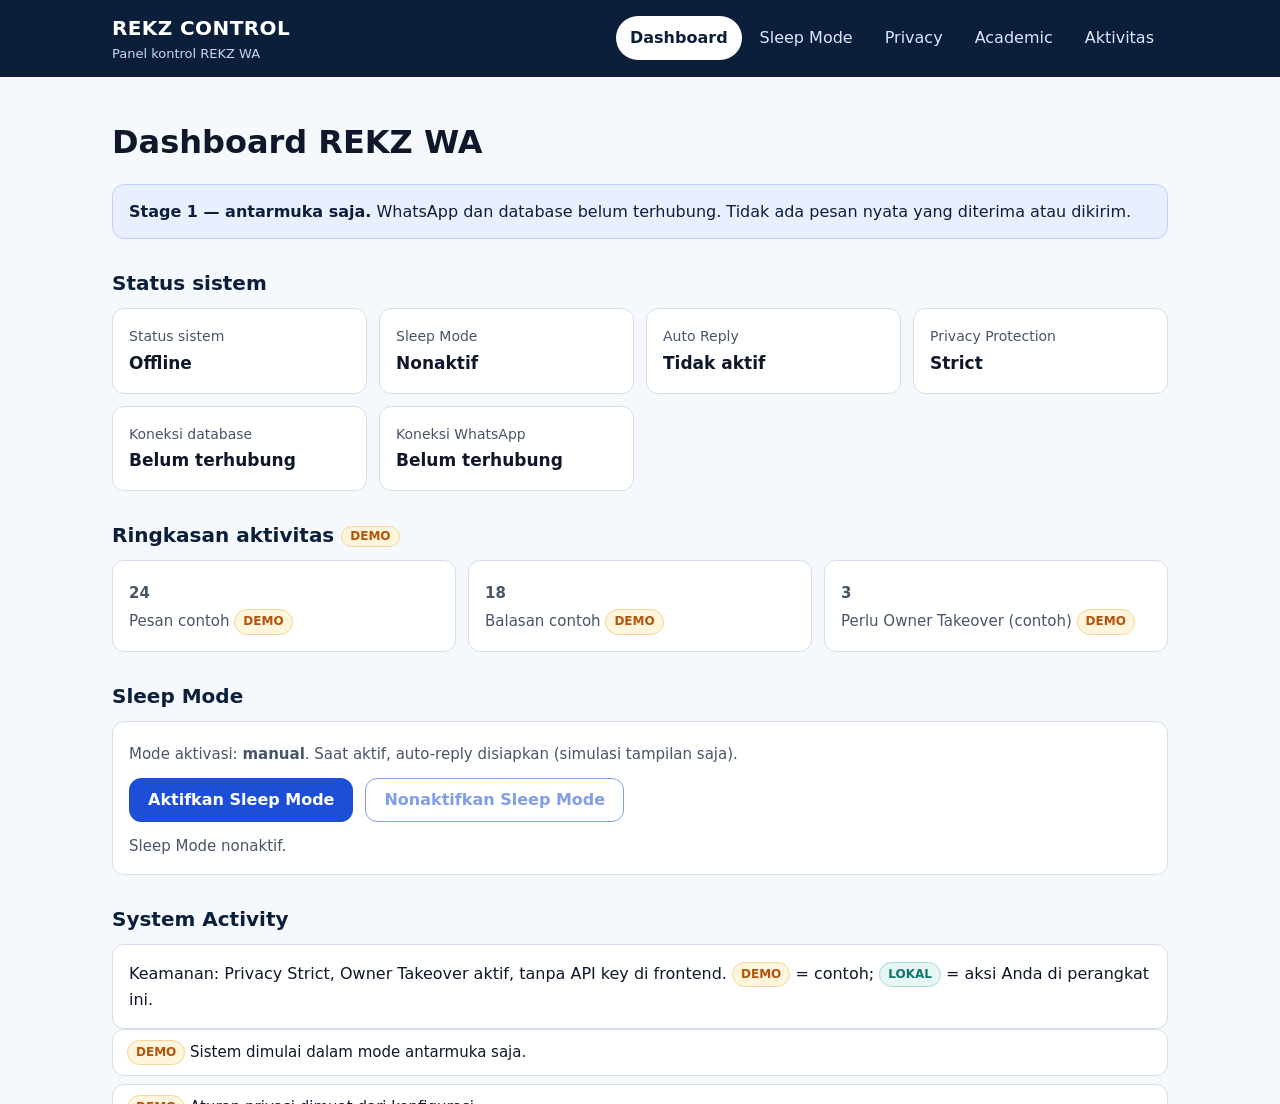
<file: index.html>
<!doctype html><html lang="id"><head><meta charset="utf-8"><meta name="viewport" content="width=device-width,initial-scale=1"><meta http-equiv="refresh" content="0;url=frontend/dashboard.html"><title>REKZ CONTROL</title></head><body><p><a href="frontend/dashboard.html">Buka REKZ CONTROL</a></p></body></html>
</file>
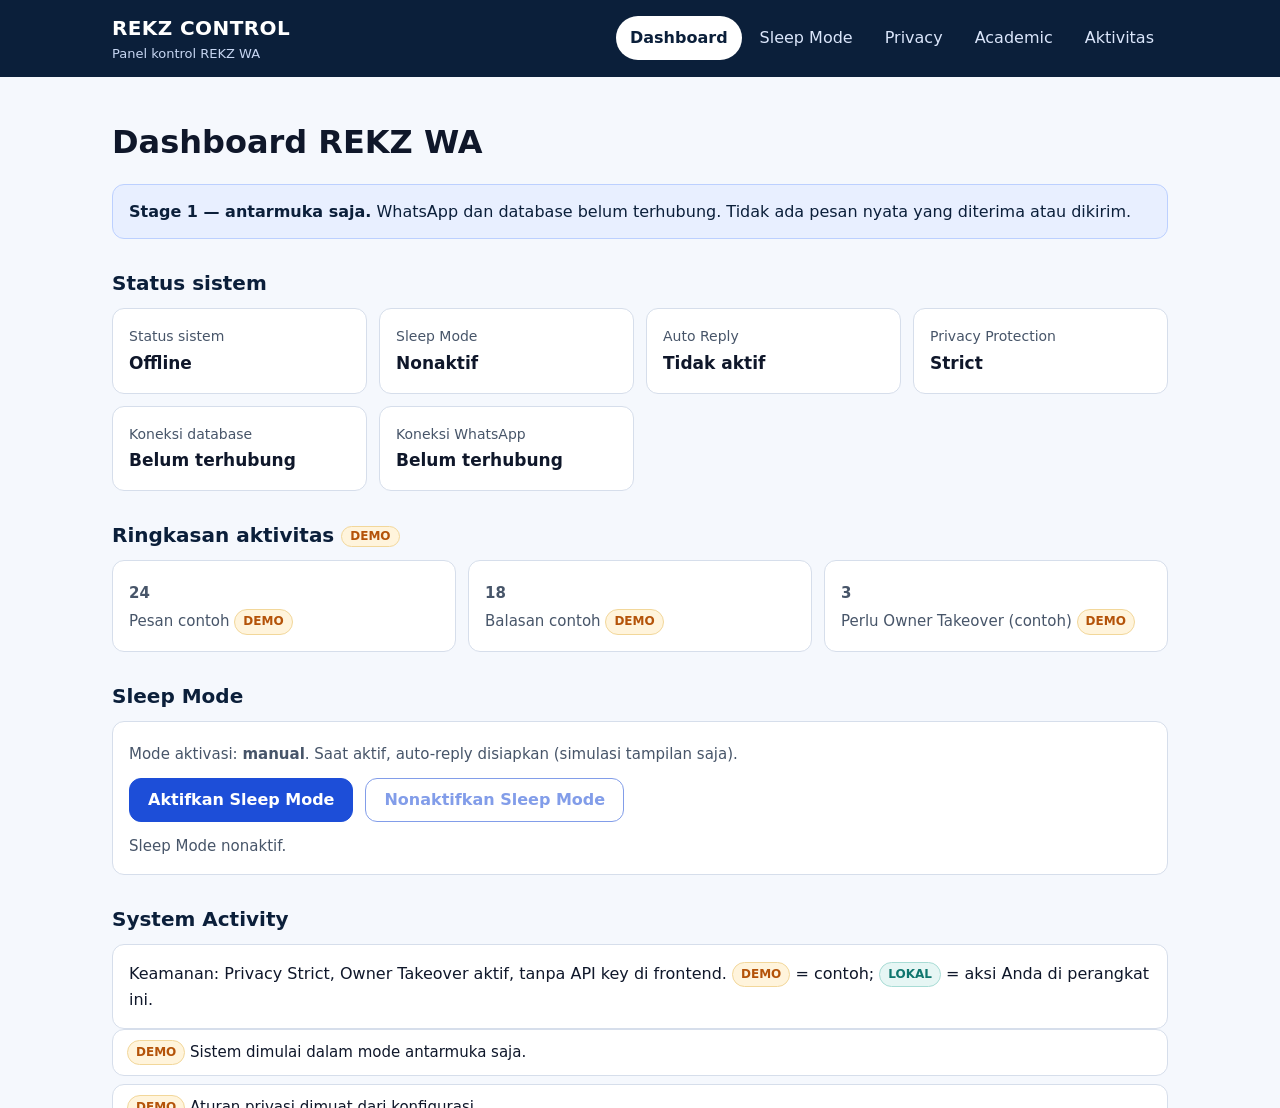
<file: frontend/index.html>
<!doctype html><html lang="id"><head><meta charset="utf-8"><meta name="viewport" content="width=device-width,initial-scale=1"><meta http-equiv="refresh" content="0;url=dashboard.html"><title>REKZ CONTROL</title></head><body><p><a href="dashboard.html">Buka REKZ CONTROL</a></p></body></html>
</file>
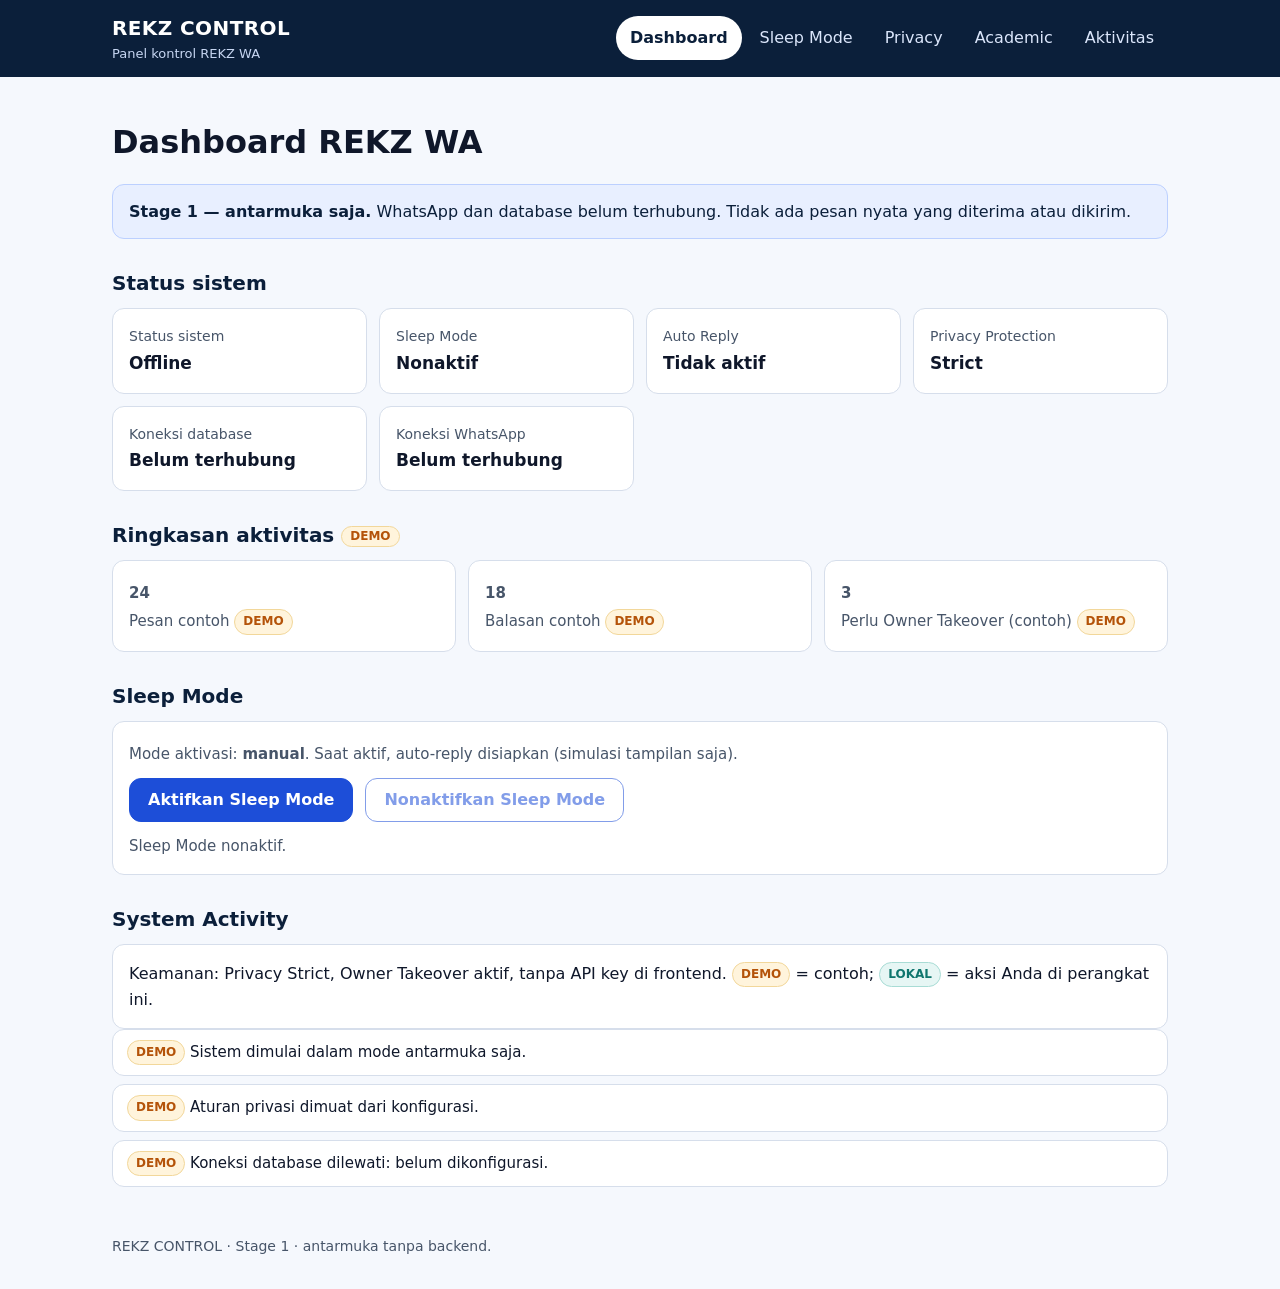
<file: frontend/dashboard.html>
<!doctype html><html lang="id"><head><meta charset="utf-8"><meta name="viewport" content="width=device-width,initial-scale=1,viewport-fit=cover"><meta name="theme-color" content="#0b1f3a"><meta name="description" content="REKZ CONTROL: panel kontrol Rekz (Stage 1, antarmuka saja)."><title>Dashboard · REKZ CONTROL</title><link rel="stylesheet" href="css/style.css"></head><body><header class="site-header"><div class="bar"><p class="brand">REKZ CONTROL<small>Panel kontrol REKZ WA</small></p><nav aria-label="Utama"><ul><li><a href="dashboard.html">Dashboard</a></li><li><a href="dashboard.html#sleep">Sleep Mode</a></li><li><a href="settings.html#privacy">Privacy</a></li><li><a href="settings.html#academic">Academic</a></li><li><a href="dashboard.html#activity">Aktivitas</a></li></ul></nav></div></header><main>
<h1>Dashboard REKZ WA</h1>
<p class="banner"><strong>Stage 1 — antarmuka saja.</strong> WhatsApp dan database belum terhubung. Tidak ada pesan nyata yang diterima atau dikirim.</p>
<section aria-labelledby="h-status"><h2 id="h-status">Status sistem</h2>
<div class="grid">
<dl class="card"><dt>Status sistem</dt><dd id="st-system">Offline</dd></dl>
<dl class="card"><dt>Sleep Mode</dt><dd id="st-sleep">Nonaktif</dd></dl>
<dl class="card"><dt>Auto Reply</dt><dd id="st-auto">Tidak aktif</dd></dl>
<dl class="card"><dt>Privacy Protection</dt><dd id="st-privacy">Strict</dd></dl>
<dl class="card"><dt>Koneksi database</dt><dd>Belum terhubung</dd></dl>
<dl class="card"><dt>Koneksi WhatsApp</dt><dd>Belum terhubung</dd></dl>
</div></section>
<section aria-labelledby="h-sum"><h2 id="h-sum">Ringkasan aktivitas <span class="badge">DEMO</span></h2>
<div class="grid">
<div class="card"><p class="num">24</p><p>Pesan contoh <span class="badge">DEMO</span></p></div>
<div class="card"><p class="num">18</p><p>Balasan contoh <span class="badge">DEMO</span></p></div>
<div class="card"><p class="num">3</p><p>Perlu Owner Takeover (contoh) <span class="badge">DEMO</span></p></div>
</div></section>
<section id="sleep" aria-labelledby="h-sleep"><h2 id="h-sleep">Sleep Mode</h2>
<div class="card"><p>Mode aktivasi: <strong>manual</strong>. Saat aktif, auto-reply disiapkan (simulasi tampilan saja).</p>
<div class="btns"><button type="button" id="btn-on">Aktifkan Sleep Mode</button><button type="button" id="btn-off" class="secondary">Nonaktifkan Sleep Mode</button></div>
<p id="sleep-status" role="status" aria-live="polite"></p></div></section>
<section id="activity" aria-labelledby="h-act"><h2 id="h-act">System Activity</h2>
<p class="card">Keamanan: Privacy Strict, Owner Takeover aktif, tanpa API key di frontend. <span class="badge">DEMO</span> = contoh; <span class="badge local">LOKAL</span> = aksi Anda di perangkat ini.</p>
<ul id="log" class="log" aria-label="Log aktivitas"></ul></section>
</main><footer>REKZ CONTROL · Stage 1 · antarmuka tanpa backend.</footer>
<script type="module" src="js/nav.js"></script><script type="module" src="js/dashboard.js"></script></body></html>
</file>
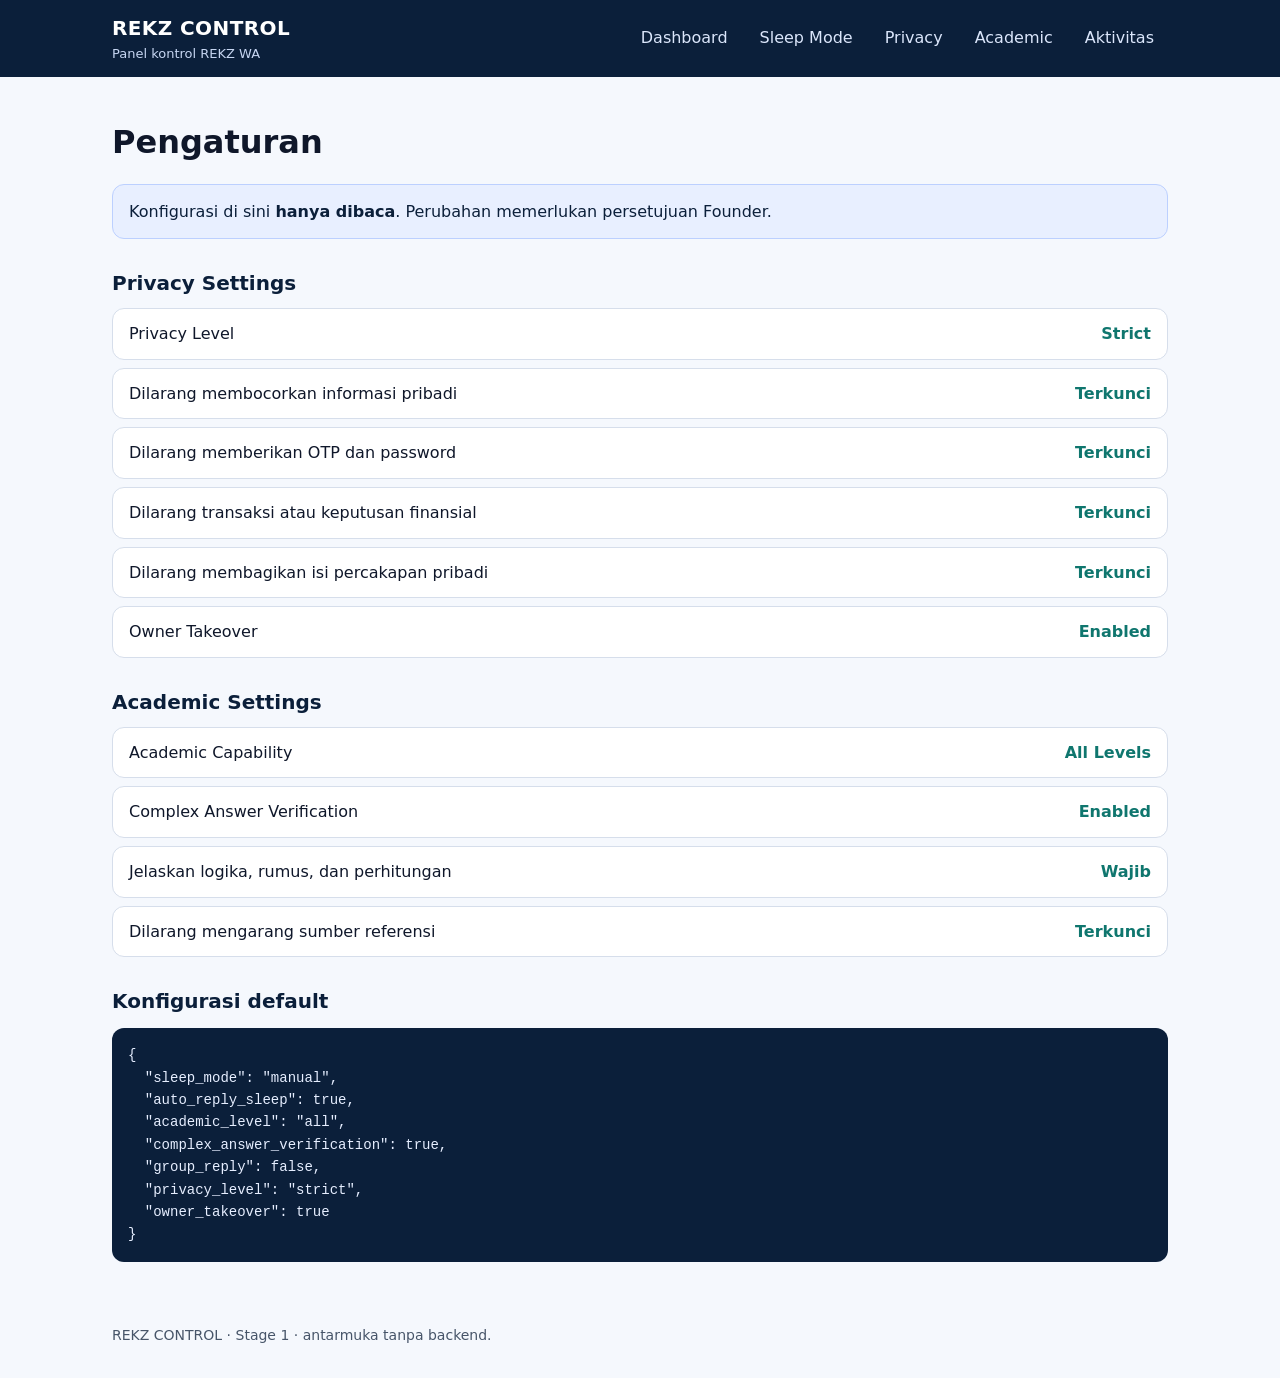
<file: frontend/settings.html>
<!doctype html><html lang="id"><head><meta charset="utf-8"><meta name="viewport" content="width=device-width,initial-scale=1,viewport-fit=cover"><meta name="theme-color" content="#0b1f3a"><meta name="description" content="REKZ CONTROL: panel kontrol Rekz (Stage 1, antarmuka saja)."><title>Pengaturan · REKZ CONTROL</title><link rel="stylesheet" href="css/style.css"></head><body><header class="site-header"><div class="bar"><p class="brand">REKZ CONTROL<small>Panel kontrol REKZ WA</small></p><nav aria-label="Utama"><ul><li><a href="dashboard.html">Dashboard</a></li><li><a href="dashboard.html#sleep">Sleep Mode</a></li><li><a href="settings.html#privacy">Privacy</a></li><li><a href="settings.html#academic">Academic</a></li><li><a href="dashboard.html#activity">Aktivitas</a></li></ul></nav></div></header><main>
<h1>Pengaturan</h1>
<p class="banner">Konfigurasi di sini <strong>hanya dibaca</strong>. Perubahan memerlukan persetujuan Founder.</p>
<section id="privacy" aria-labelledby="h-priv"><h2 id="h-priv">Privacy Settings</h2>
<ul class="rules">
<li><span>Privacy Level</span><span class="tag">Strict</span></li>
<li><span>Dilarang membocorkan informasi pribadi</span><span class="tag">Terkunci</span></li>
<li><span>Dilarang memberikan OTP dan password</span><span class="tag">Terkunci</span></li>
<li><span>Dilarang transaksi atau keputusan finansial</span><span class="tag">Terkunci</span></li>
<li><span>Dilarang membagikan isi percakapan pribadi</span><span class="tag">Terkunci</span></li>
<li><span>Owner Takeover</span><span class="tag">Enabled</span></li>
</ul></section>
<section id="academic" aria-labelledby="h-acad"><h2 id="h-acad">Academic Settings</h2>
<ul class="rules">
<li><span>Academic Capability</span><span class="tag">All Levels</span></li>
<li><span>Complex Answer Verification</span><span class="tag">Enabled</span></li>
<li><span>Jelaskan logika, rumus, dan perhitungan</span><span class="tag">Wajib</span></li>
<li><span>Dilarang mengarang sumber referensi</span><span class="tag">Terkunci</span></li>
</ul></section>
<section aria-labelledby="h-cfg"><h2 id="h-cfg">Konfigurasi default</h2><pre id="cfg" tabindex="0"></pre></section>
</main><footer>REKZ CONTROL · Stage 1 · antarmuka tanpa backend.</footer>
<script type="module" src="js/nav.js"></script><script type="module" src="js/settings.js"></script></body></html>
</file>
<file: frontend/css/style.css>
:root{color-scheme:light;--navy:#0b1f3a;--navy-2:#14305a;--blue:#1d4ed8;--blue-soft:#e8efff;--ink:#0f172a;--muted:#475569;--line:#d6deeb;--bg:#f5f8fd;--card:#fff;--ok:#0f766e;--warn:#b45309;--r:.75rem}
*{box-sizing:border-box}
html{font-size:100%;-webkit-text-size-adjust:100%}
body{margin:0;font:1rem/1.6 system-ui,-apple-system,"Segoe UI",Roboto,sans-serif;color:var(--ink);background:var(--bg);padding-inline:env(safe-area-inset-left) env(safe-area-inset-right)}
a{color:var(--blue)}
:focus-visible{outline:3px solid var(--blue);outline-offset:2px}
.site-header{background:var(--navy);color:#fff;position:sticky;inset-block-start:0;z-index:5}
.bar{max-inline-size:68rem;margin-inline:auto;padding:.75rem 1rem;display:flex;flex-direction:column;gap:.5rem}
.brand{font-size:1.25rem;font-weight:800;letter-spacing:.02em;margin:0}
.brand small{display:block;font-size:.8125rem;font-weight:500;color:#c7d6f2;letter-spacing:0}
nav ul{list-style:none;margin:0;padding:0;display:flex;gap:.25rem;overflow-x:auto;scrollbar-width:thin}
nav a{display:block;white-space:nowrap;padding:.625rem .875rem;border-radius:999px;color:#dbe6fb;text-decoration:none;min-block-size:2.75rem;line-height:1.5rem}
nav a:hover{background:var(--navy-2)}
nav a[aria-current=page]{background:#fff;color:var(--navy);font-weight:700}
main{max-inline-size:68rem;margin-inline:auto;padding:1rem 1rem 3rem}
h1,h2,h3{line-height:1.25;text-wrap:balance}
h2{font-size:1.25rem;margin:2rem 0 .75rem;color:var(--navy)}
.banner{background:var(--blue-soft);border:1px solid #bcd0ff;border-radius:var(--r);padding:.875rem 1rem;color:var(--navy);margin-block-end:1rem}
.grid{display:grid;gap:.75rem;grid-template-columns:repeat(auto-fit,minmax(min(100%,15rem),1fr))}
.card{background:var(--card);border:1px solid var(--line);border-radius:var(--r);padding:1rem;margin:0}
.card dt{font-size:.875rem;color:var(--muted)}
.card dd{margin:.125rem 0 0;font-weight:700;font-size:1.0625rem}
.card p{margin:.25rem 0 0;color:var(--muted);font-size:.9375rem}
.badge{display:inline-block;font-size:.75rem;font-weight:700;padding:.125rem .5rem;border-radius:999px;background:#fff4dc;color:var(--warn);border:1px solid #f2d79a;vertical-align:middle}
.badge.local{background:#e6f6f4;color:var(--ok);border-color:#a8dcd5}
.num{font-size:1.75rem;font-weight:800;color:var(--navy);margin:0}
.btns{display:flex;flex-wrap:wrap;gap:.75rem;margin-block:.75rem}
button{font:inherit;min-block-size:2.75rem;padding:.5rem 1.125rem;border-radius:var(--r);border:1px solid var(--blue);background:var(--blue);color:#fff;font-weight:700;cursor:pointer}
button.secondary{background:#fff;color:var(--blue)}
button:disabled{opacity:.55;cursor:not-allowed}
ul.rules,.log{list-style:none;padding:0;margin:0;display:grid;gap:.5rem}
ul.rules li{background:var(--card);border:1px solid var(--line);border-radius:var(--r);padding:.75rem 1rem;display:flex;gap:.75rem;justify-content:space-between;align-items:center}
.tag{font-weight:700;color:var(--ok);white-space:nowrap}
.log li{background:var(--card);border:1px solid var(--line);border-radius:var(--r);padding:.625rem .875rem;font-size:.9375rem}
pre{background:var(--navy);color:#e6eeff;padding:1rem;border-radius:var(--r);overflow-x:auto;font-size:.875rem}
footer{max-inline-size:68rem;margin-inline:auto;padding:0 1rem 2rem;color:var(--muted);font-size:.875rem}
@media(min-width:48rem){.bar{flex-direction:row;align-items:center;justify-content:space-between}main{padding-block-start:1.5rem}}
@media(prefers-reduced-motion:reduce){*{transition:none!important;animation:none!important;scroll-behavior:auto!important}}
@media(forced-colors:active){.card,ul.rules li,.log li{border:1px solid CanvasText}}
</file>
